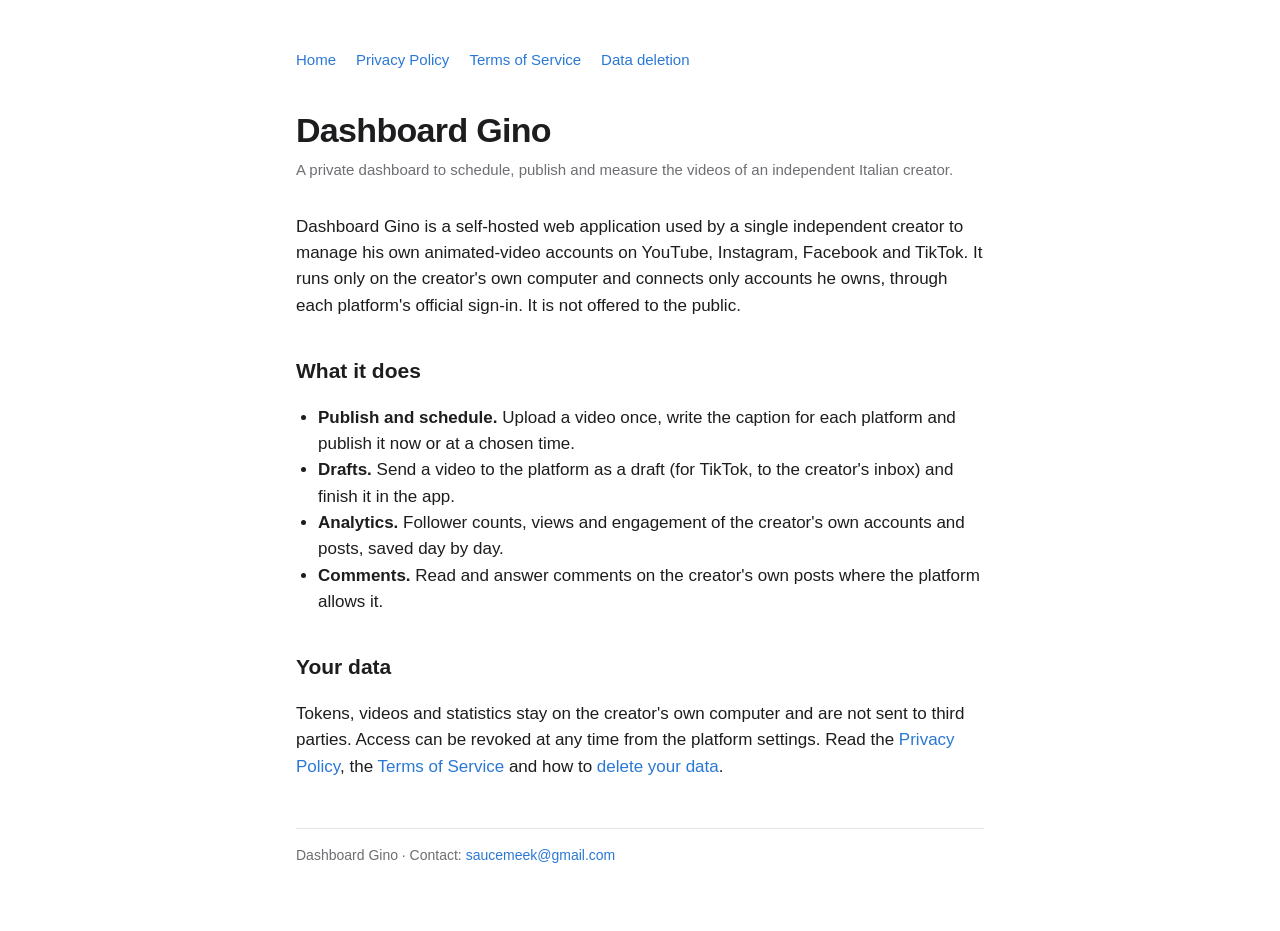
<file: index.html>
<!doctype html>
<html lang="en">
<head>
<meta charset="utf-8">
<meta name="viewport" content="width=device-width, initial-scale=1">
<title>Home · Dashboard Gino</title>
<link rel="stylesheet" href="style.css">
</head>
<body>
<main>
<header><nav><a href="./">Home</a><a href="privacy.html">Privacy Policy</a><a href="terms.html">Terms of Service</a><a href="data-deletion.html">Data deletion</a></nav></header>
<h1>Dashboard Gino</h1>
<p class="data">A private dashboard to schedule, publish and measure the videos of an independent Italian creator.</p>
<p>Dashboard Gino is a self-hosted web application used by a single independent creator to manage his own animated-video
accounts on YouTube, Instagram, Facebook and TikTok. It runs only on the creator's own computer and connects only
accounts he owns, through each platform's official sign-in. It is not offered to the public.</p>
<h2>What it does</h2>
<ul>
<li><b>Publish and schedule.</b> Upload a video once, write the caption for each platform and publish it now or at a chosen time.</li>
<li><b>Drafts.</b> Send a video to the platform as a draft (for TikTok, to the creator's inbox) and finish it in the app.</li>
<li><b>Analytics.</b> Follower counts, views and engagement of the creator's own accounts and posts, saved day by day.</li>
<li><b>Comments.</b> Read and answer comments on the creator's own posts where the platform allows it.</li>
</ul>
<h2>Your data</h2>
<p>Tokens, videos and statistics stay on the creator's own computer and are not sent to third parties.
Access can be revoked at any time from the platform settings. Read the <a href="privacy.html">Privacy Policy</a>,
the <a href="terms.html">Terms of Service</a> and how to <a href="data-deletion.html">delete your data</a>.</p>
<footer>Dashboard Gino · Contact: <a href="mailto:saucemeek@gmail.com">saucemeek@gmail.com</a></footer>
</main>
</body>
</html>
</file>
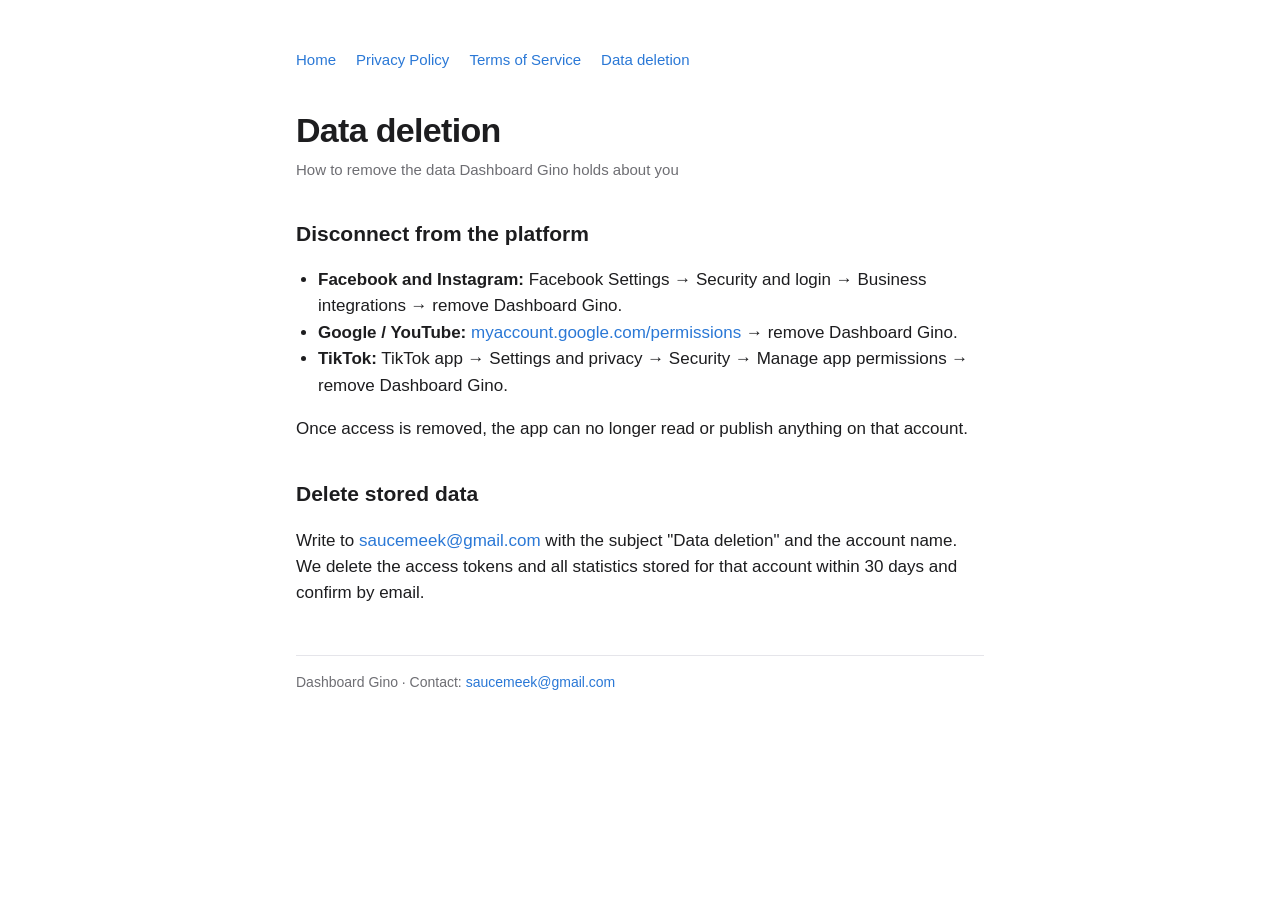
<file: data-deletion.html>
<!doctype html>
<html lang="en">
<head>
<meta charset="utf-8">
<meta name="viewport" content="width=device-width, initial-scale=1">
<title>Data deletion · Dashboard Gino</title>
<link rel="stylesheet" href="style.css">
</head>
<body>
<main>
<header><nav><a href="./">Home</a><a href="privacy.html">Privacy Policy</a><a href="terms.html">Terms of Service</a><a href="data-deletion.html">Data deletion</a></nav></header>
<h1>Data deletion</h1>
<p class="data">How to remove the data Dashboard Gino holds about you</p>
<h2>Disconnect from the platform</h2>
<ul>
<li><b>Facebook and Instagram:</b> Facebook Settings → Security and login → Business integrations → remove Dashboard Gino.</li>
<li><b>Google / YouTube:</b> <a href="https://myaccount.google.com/permissions">myaccount.google.com/permissions</a> → remove Dashboard Gino.</li>
<li><b>TikTok:</b> TikTok app → Settings and privacy → Security → Manage app permissions → remove Dashboard Gino.</li>
</ul>
<p>Once access is removed, the app can no longer read or publish anything on that account.</p>
<h2>Delete stored data</h2>
<p>Write to <a href="mailto:saucemeek@gmail.com">saucemeek@gmail.com</a> with the subject "Data deletion" and the account name.
We delete the access tokens and all statistics stored for that account within 30 days and confirm by email.</p>
<footer>Dashboard Gino · Contact: <a href="mailto:saucemeek@gmail.com">saucemeek@gmail.com</a></footer>
</main>
</body>
</html>
</file>
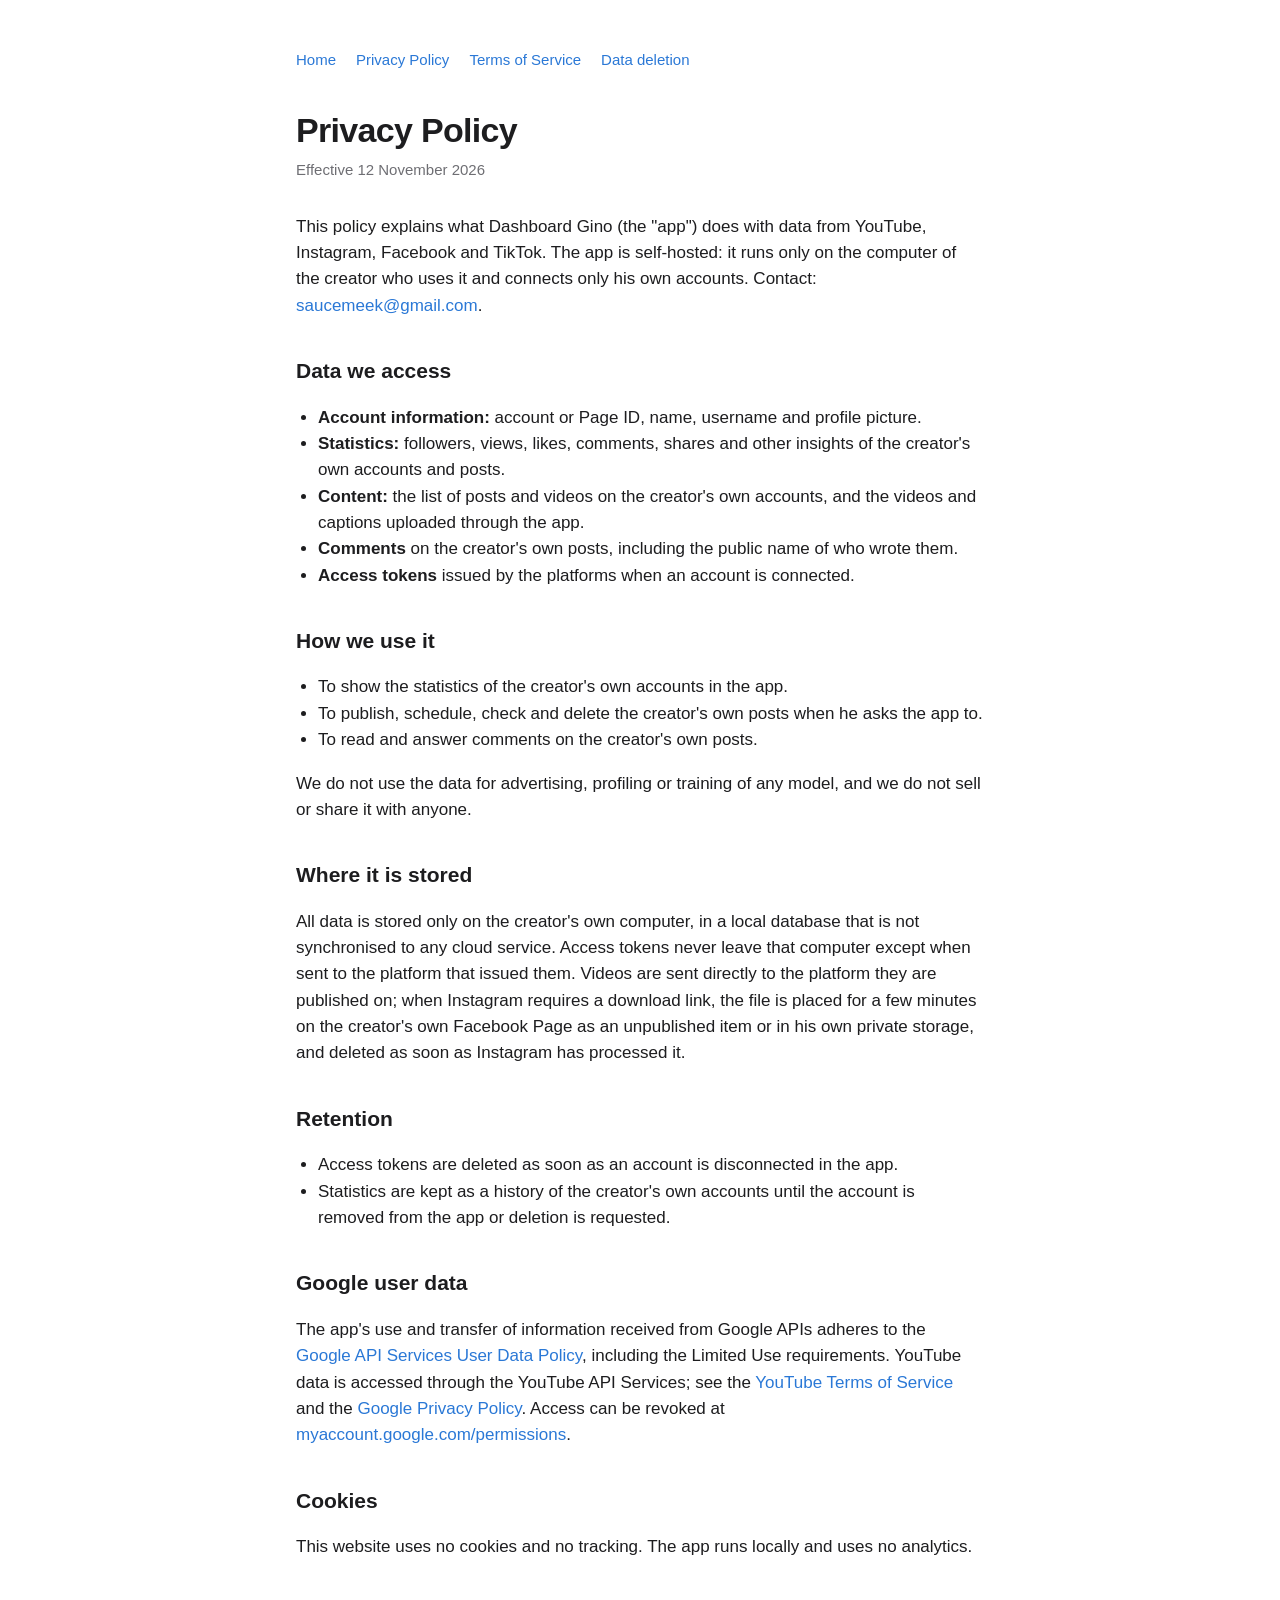
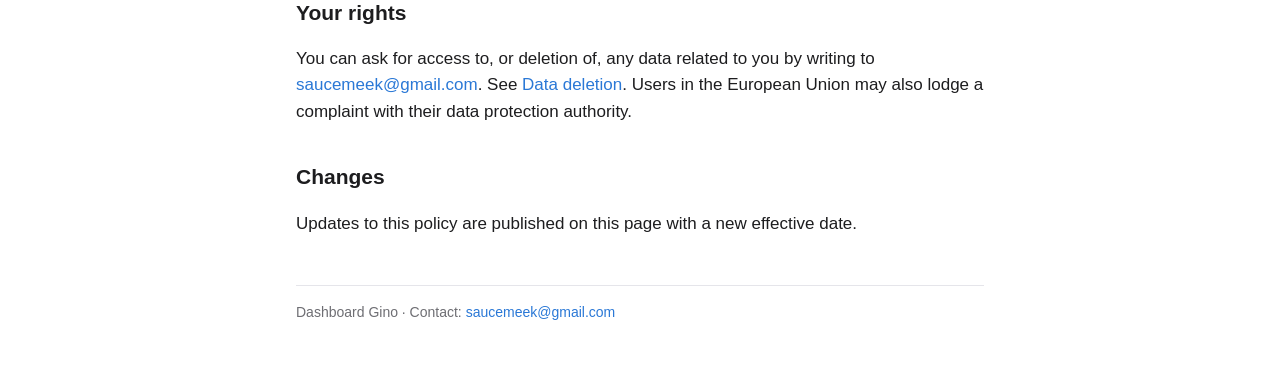
<file: privacy.html>
<!doctype html>
<html lang="en">
<head>
<meta charset="utf-8">
<meta name="viewport" content="width=device-width, initial-scale=1">
<title>Privacy Policy · Dashboard Gino</title>
<link rel="stylesheet" href="style.css">
</head>
<body>
<main>
<header><nav><a href="./">Home</a><a href="privacy.html">Privacy Policy</a><a href="terms.html">Terms of Service</a><a href="data-deletion.html">Data deletion</a></nav></header>
<h1>Privacy Policy</h1>
<p class="data">Effective 12 November 2026</p>
<p>This policy explains what Dashboard Gino (the "app") does with data from YouTube, Instagram, Facebook and TikTok.
The app is self-hosted: it runs only on the computer of the creator who uses it and connects only his own accounts.
Contact: <a href="mailto:saucemeek@gmail.com">saucemeek@gmail.com</a>.</p>
<h2>Data we access</h2>
<ul>
<li><b>Account information:</b> account or Page ID, name, username and profile picture.</li>
<li><b>Statistics:</b> followers, views, likes, comments, shares and other insights of the creator's own accounts and posts.</li>
<li><b>Content:</b> the list of posts and videos on the creator's own accounts, and the videos and captions uploaded through the app.</li>
<li><b>Comments</b> on the creator's own posts, including the public name of who wrote them.</li>
<li><b>Access tokens</b> issued by the platforms when an account is connected.</li>
</ul>
<h2>How we use it</h2>
<ul>
<li>To show the statistics of the creator's own accounts in the app.</li>
<li>To publish, schedule, check and delete the creator's own posts when he asks the app to.</li>
<li>To read and answer comments on the creator's own posts.</li>
</ul>
<p>We do not use the data for advertising, profiling or training of any model, and we do not sell or share it with anyone.</p>
<h2>Where it is stored</h2>
<p>All data is stored only on the creator's own computer, in a local database that is not synchronised to any cloud service.
Access tokens never leave that computer except when sent to the platform that issued them. Videos are sent directly to the
platform they are published on; when Instagram requires a download link, the file is placed for a few minutes on the
creator's own Facebook Page as an unpublished item or in his own private storage, and deleted as soon as Instagram has processed it.</p>
<h2>Retention</h2>
<ul>
<li>Access tokens are deleted as soon as an account is disconnected in the app.</li>
<li>Statistics are kept as a history of the creator's own accounts until the account is removed from the app or deletion is requested.</li>
</ul>
<h2>Google user data</h2>
<p>The app's use and transfer of information received from Google APIs adheres to the
<a href="https://developers.google.com/terms/api-services-user-data-policy">Google API Services User Data Policy</a>,
including the Limited Use requirements. YouTube data is accessed through the YouTube API Services; see the
<a href="https://www.youtube.com/t/terms">YouTube Terms of Service</a> and the
<a href="https://policies.google.com/privacy">Google Privacy Policy</a>.
Access can be revoked at <a href="https://myaccount.google.com/permissions">myaccount.google.com/permissions</a>.</p>
<h2>Cookies</h2>
<p>This website uses no cookies and no tracking. The app runs locally and uses no analytics.</p>
<h2>Your rights</h2>
<p>You can ask for access to, or deletion of, any data related to you by writing to <a href="mailto:saucemeek@gmail.com">saucemeek@gmail.com</a>.
See <a href="data-deletion.html">Data deletion</a>. Users in the European Union may also lodge a complaint with their data protection authority.</p>
<h2>Changes</h2>
<p>Updates to this policy are published on this page with a new effective date.</p>
<footer>Dashboard Gino · Contact: <a href="mailto:saucemeek@gmail.com">saucemeek@gmail.com</a></footer>
</main>
</body>
</html>
</file>
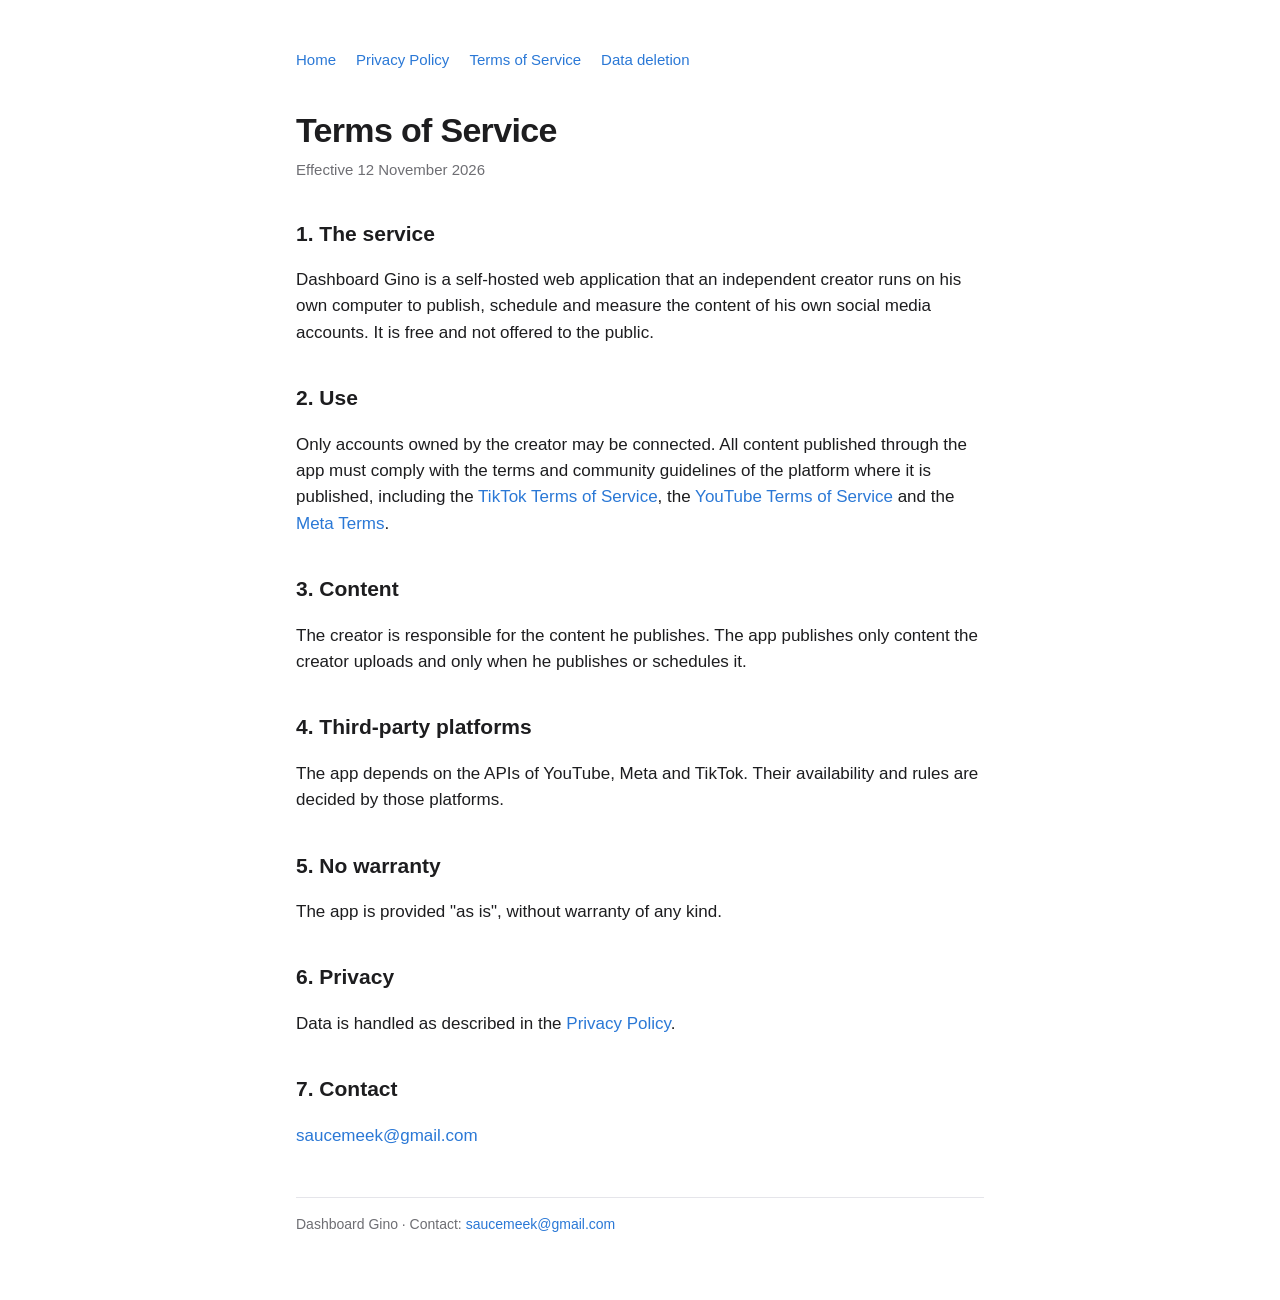
<file: terms.html>
<!doctype html>
<html lang="en">
<head>
<meta charset="utf-8">
<meta name="viewport" content="width=device-width, initial-scale=1">
<title>Terms of Service · Dashboard Gino</title>
<link rel="stylesheet" href="style.css">
</head>
<body>
<main>
<header><nav><a href="./">Home</a><a href="privacy.html">Privacy Policy</a><a href="terms.html">Terms of Service</a><a href="data-deletion.html">Data deletion</a></nav></header>
<h1>Terms of Service</h1>
<p class="data">Effective 12 November 2026</p>
<h2>1. The service</h2>
<p>Dashboard Gino is a self-hosted web application that an independent creator runs on his own computer to publish, schedule and
measure the content of his own social media accounts. It is free and not offered to the public.</p>
<h2>2. Use</h2>
<p>Only accounts owned by the creator may be connected. All content published through the app must comply with the terms and
community guidelines of the platform where it is published, including the
<a href="https://www.tiktok.com/legal/terms-of-service">TikTok Terms of Service</a>, the
<a href="https://www.youtube.com/t/terms">YouTube Terms of Service</a> and the
<a href="https://www.facebook.com/terms.php">Meta Terms</a>.</p>
<h2>3. Content</h2>
<p>The creator is responsible for the content he publishes. The app publishes only content the creator uploads and only when he
publishes or schedules it.</p>
<h2>4. Third-party platforms</h2>
<p>The app depends on the APIs of YouTube, Meta and TikTok. Their availability and rules are decided by those platforms.</p>
<h2>5. No warranty</h2>
<p>The app is provided "as is", without warranty of any kind.</p>
<h2>6. Privacy</h2>
<p>Data is handled as described in the <a href="privacy.html">Privacy Policy</a>.</p>
<h2>7. Contact</h2>
<p><a href="mailto:saucemeek@gmail.com">saucemeek@gmail.com</a></p>
<footer>Dashboard Gino · Contact: <a href="mailto:saucemeek@gmail.com">saucemeek@gmail.com</a></footer>
</main>
</body>
</html>
</file>
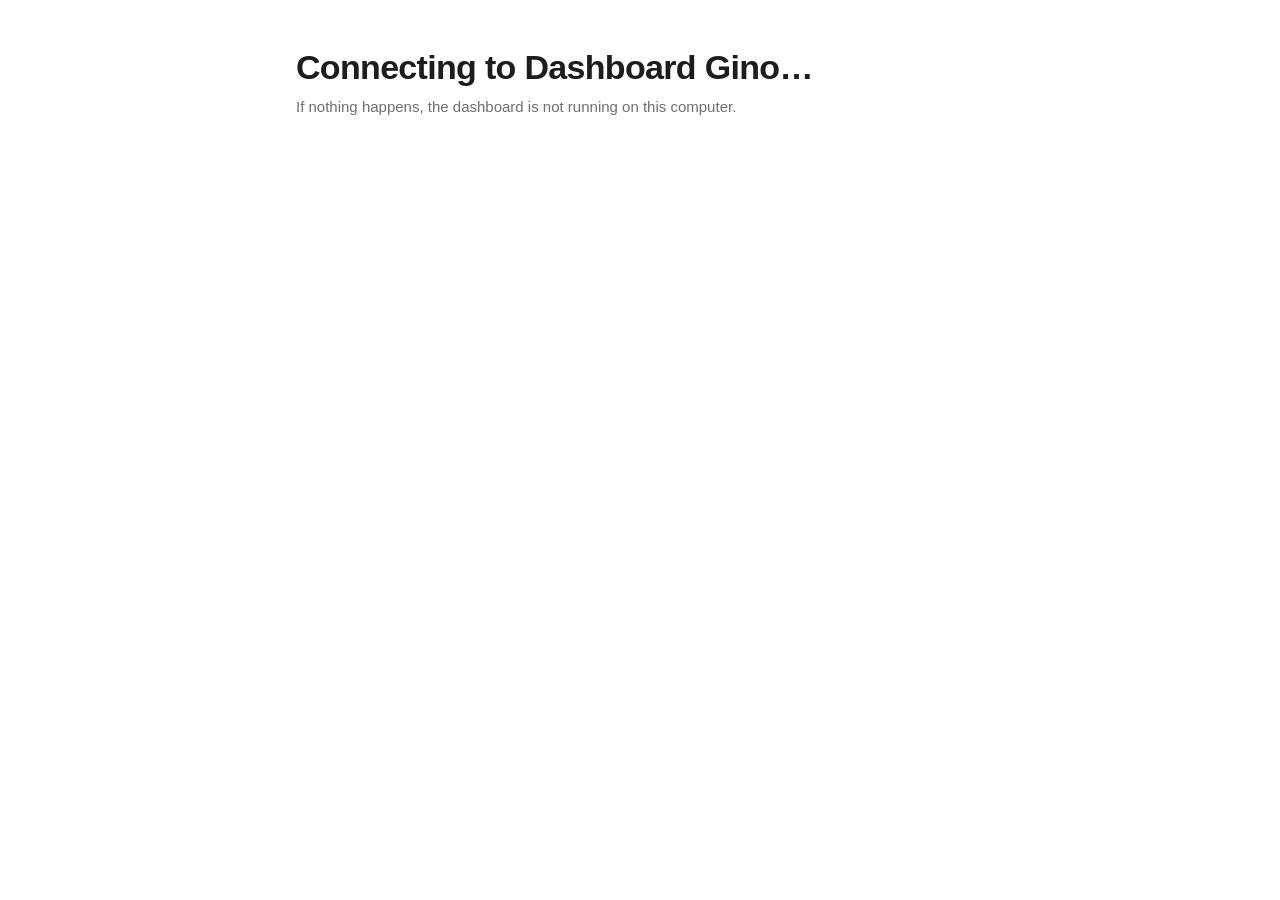
<file: tiktok-callback.html>
<!doctype html>
<html lang="en">
<head>
<meta charset="utf-8">
<meta name="viewport" content="width=device-width, initial-scale=1">
<meta name="referrer" content="no-referrer">
<title>Connecting · Dashboard Gino</title>
<link rel="stylesheet" href="style.css">
<script>
  // TikTok accetta solo indirizzi https pubblici: questa pagina gira il ritorno alla dashboard locale, nello stesso browser.
  if (location.search) location.replace("https://127.0.0.1:8443/callback/tiktok" + location.search);
</script>
</head>
<body>
<main>
<h1>Connecting to Dashboard Gino…</h1>
<p class="data">If nothing happens, the dashboard is not running on this computer.</p>
</main>
</body>
</html>
</file>
<file: style.css>
:root {
  --bg: #ffffff;
  --text: #1d1d1f;
  --muted: #6e6e73;
  --line: #e5e5ea;
  --accent: #2a78d6;
}
@media (prefers-color-scheme: dark) {
  :root {
    --bg: #000000;
    --text: #f5f5f7;
    --muted: #a1a1a6;
    --line: #2c2c2e;
    --accent: #3987e5;
  }
}
* { box-sizing: border-box; }
body {
  margin: 0;
  background: var(--bg);
  color: var(--text);
  font: 17px/1.55 -apple-system, BlinkMacSystemFont, "Segoe UI", Roboto, Helvetica, Arial, sans-serif;
}
main { max-width: 720px; margin: 0 auto; padding: 48px 16px 64px; }
header nav { display: flex; gap: 20px; flex-wrap: wrap; font-size: 15px; margin-bottom: 40px; }
a { color: var(--accent); text-decoration: none; }
a:hover { text-decoration: underline; }
h1 { font-size: 34px; line-height: 1.15; margin: 0 0 8px; letter-spacing: -0.02em; }
h2 { font-size: 21px; margin: 36px 0 8px; }
.data { color: var(--muted); font-size: 15px; margin: 0 0 32px; }
ul { padding-left: 22px; }
footer { border-top: 1px solid var(--line); margin-top: 48px; padding-top: 16px; color: var(--muted); font-size: 14px; }
</file>
